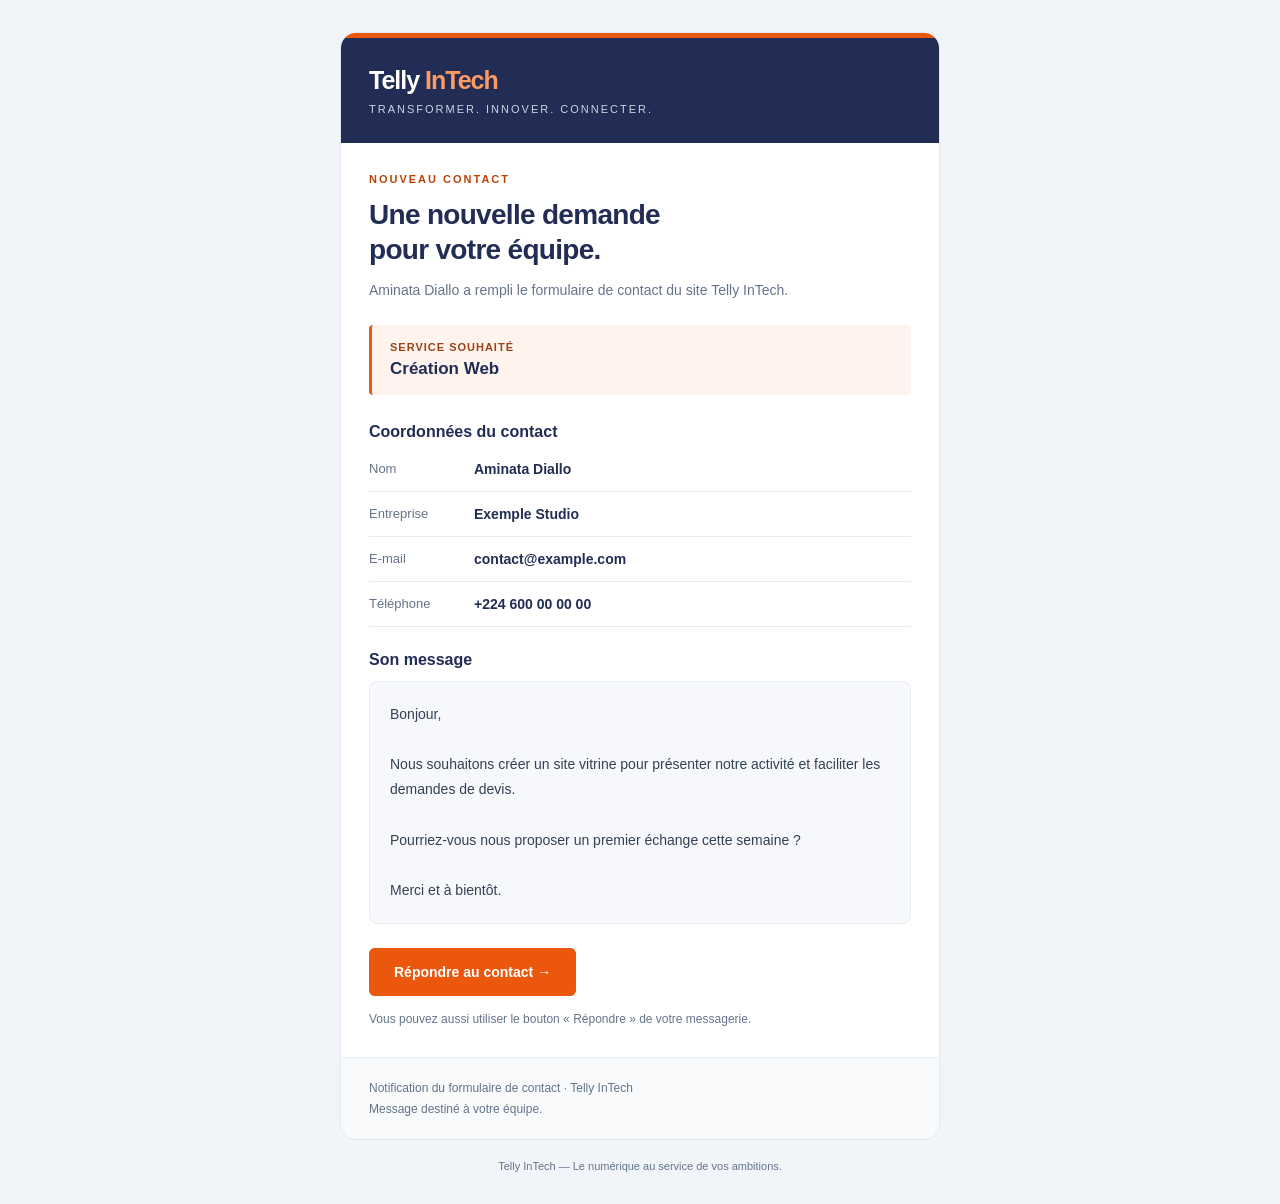
<file: artifacts/contact-email-preview.html>
<!doctype html>
<html lang="fr"><head><meta charset="utf-8"><meta name="viewport" content="width=device-width, initial-scale=1"><title>Nouvelle demande · Création Web · Aminata Diallo</title></head>
<body style="margin:0;padding:0;background:#f1f4f8;font-family:Arial,Helvetica,sans-serif;color:#212d55;">
<div style="display:none;max-height:0;overflow:hidden;mso-hide:all;">Aminata Diallo vous contacte pour Création Web.</div>
<table role="presentation" width="100%" cellspacing="0" cellpadding="0" style="background:#f1f4f8;"><tr><td align="center" style="padding:32px 12px;">
<!--[if mso]><table role="presentation" width="600"><tr><td><![endif]-->
<table role="presentation" width="100%" cellspacing="0" cellpadding="0" style="max-width:600px;background:#ffffff;border:1px solid #e2e8f0;border-radius:16px;overflow:hidden;">
<tr><td style="height:5px;background:#ea570d;font-size:1px;line-height:5px;">&nbsp;</td></tr>
<tr><td style="padding:28px;background:#212d55;">
  <p style="margin:0;color:#ffffff;font-size:25px;font-weight:700;letter-spacing:-1px;">Telly <span style="color:#ff9a63;">InTech</span></p>
  <p style="margin:8px 0 0;color:#cbd5e1;font-size:11px;letter-spacing:2px;">TRANSFORMER. INNOVER. CONNECTER.</p>
</td></tr>
<tr><td style="padding:30px 28px 12px;">
  <p style="margin:0 0 12px;color:#b9440a;font-size:11px;font-weight:700;letter-spacing:2px;">NOUVEAU CONTACT</p>
  <h1 style="margin:0 0 12px;font-size:28px;line-height:1.25;letter-spacing:-0.7px;color:#212d55;">Une nouvelle demande<br>pour votre équipe.</h1>
  <p style="margin:0 0 22px;color:#64748b;font-size:14px;line-height:1.7;">Aminata Diallo a rempli le formulaire de contact du site Telly InTech.</p>
  <table role="presentation" width="100%" cellspacing="0" cellpadding="0"><tr><td style="padding:16px 18px;background:#fff4ed;border-left:3px solid #ea570d;border-radius:4px;">
    <p style="margin:0 0 6px;color:#9a4318;font-size:11px;font-weight:700;letter-spacing:1px;">SERVICE SOUHAITÉ</p>
    <p style="margin:0;color:#212d55;font-size:17px;font-weight:700;overflow-wrap:anywhere;">Création Web</p>
  </td></tr></table>
</td></tr>
<tr><td style="padding:16px 28px 24px;">
  <h2 style="margin:0 0 6px;font-size:16px;color:#212d55;">Coordonnées du contact</h2>
  <table role="presentation" width="100%" cellspacing="0" cellpadding="0" style="table-layout:fixed;">
    <tr><td style="padding:14px 0;border-bottom:1px solid #e8edf3;width:105px;vertical-align:top;color:#64748b;font-size:13px;">Nom</td><td style="padding:14px 0;border-bottom:1px solid #e8edf3;vertical-align:top;color:#212d55;font-size:14px;font-weight:600;word-break:break-word;overflow-wrap:anywhere;">Aminata Diallo</td></tr><tr><td style="padding:14px 0;border-bottom:1px solid #e8edf3;width:105px;vertical-align:top;color:#64748b;font-size:13px;">Entreprise</td><td style="padding:14px 0;border-bottom:1px solid #e8edf3;vertical-align:top;color:#212d55;font-size:14px;font-weight:600;word-break:break-word;overflow-wrap:anywhere;">Exemple Studio</td></tr><tr><td style="padding:14px 0;border-bottom:1px solid #e8edf3;width:105px;vertical-align:top;color:#64748b;font-size:13px;">E-mail</td><td style="padding:14px 0;border-bottom:1px solid #e8edf3;vertical-align:top;color:#212d55;font-size:14px;font-weight:600;word-break:break-word;overflow-wrap:anywhere;">contact@example.com</td></tr><tr><td style="padding:14px 0;border-bottom:1px solid #e8edf3;width:105px;vertical-align:top;color:#64748b;font-size:13px;">Téléphone</td><td style="padding:14px 0;border-bottom:1px solid #e8edf3;vertical-align:top;color:#212d55;font-size:14px;font-weight:600;word-break:break-word;overflow-wrap:anywhere;">+224 600 00 00 00</td></tr>
  </table>
</td></tr>
<tr><td style="padding:0 28px 28px;">
  <h2 style="margin:0 0 12px;font-size:16px;color:#212d55;">Son message</h2>
  <table role="presentation" width="100%" cellspacing="0" cellpadding="0" style="table-layout:fixed;"><tr><td style="background:#f6f8fb;border:1px solid #e8edf3;border-radius:8px;padding:20px;font-size:14px;line-height:1.8;color:#334155;word-break:break-word;overflow-wrap:anywhere;">Bonjour,<br><br>Nous souhaitons créer un site vitrine pour présenter notre activité et faciliter les demandes de devis.<br><br>Pourriez-vous nous proposer un premier échange cette semaine ?<br><br>Merci et à bientôt.</td></tr></table>
  <table role="presentation" cellspacing="0" cellpadding="0" style="margin-top:24px;"><tr><td bgcolor="#ea570d" style="border-radius:6px;text-align:center;mso-padding-alt:15px 24px;"><a href="mailto:contact%40example.com?subject=Re%3A%20Votre%20demande%20%E2%80%94%20Cr%C3%A9ation%20Web" style="display:inline-block;padding:15px 24px;border:1px solid #ea570d;border-radius:6px;font-size:14px;font-weight:700;color:#ffffff;text-decoration:none;">Répondre au contact &rarr;</a></td></tr></table><p style="margin:14px 0 0;font-size:12px;line-height:1.6;color:#64748b;">Vous pouvez aussi utiliser le bouton « Répondre » de votre messagerie.</p>
</td></tr>
<tr><td style="padding:20px 28px;background:#f8fafc;border-top:1px solid #e8edf3;">
  <p style="margin:0;font-size:12px;line-height:1.7;color:#64748b;">Notification du formulaire de contact · Telly InTech<br>Message destiné à votre équipe.</p>
</td></tr></table>
<!--[if mso]></td></tr></table><![endif]-->
<p style="margin:20px 0 0;font-size:11px;color:#64748b;">Telly InTech — Le numérique au service de vos ambitions.</p>
</td></tr></table></body></html>
</file>
